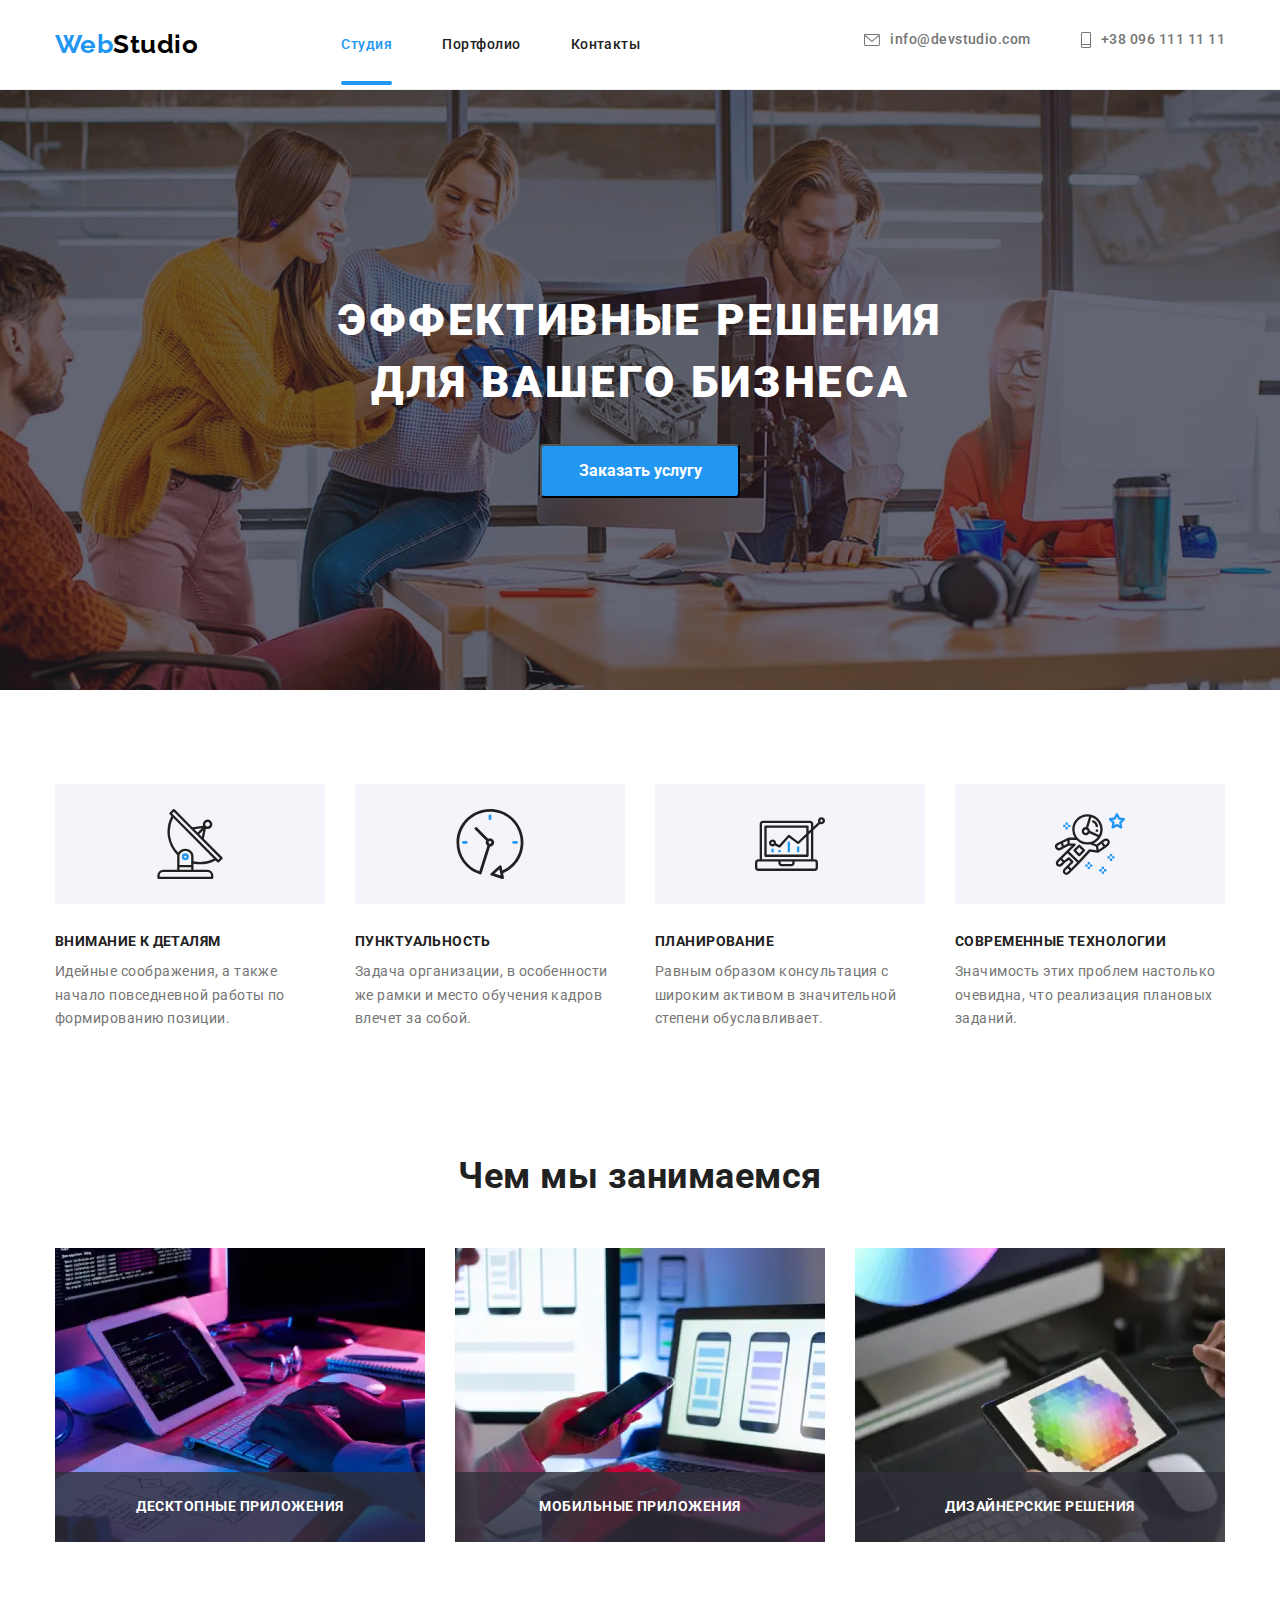
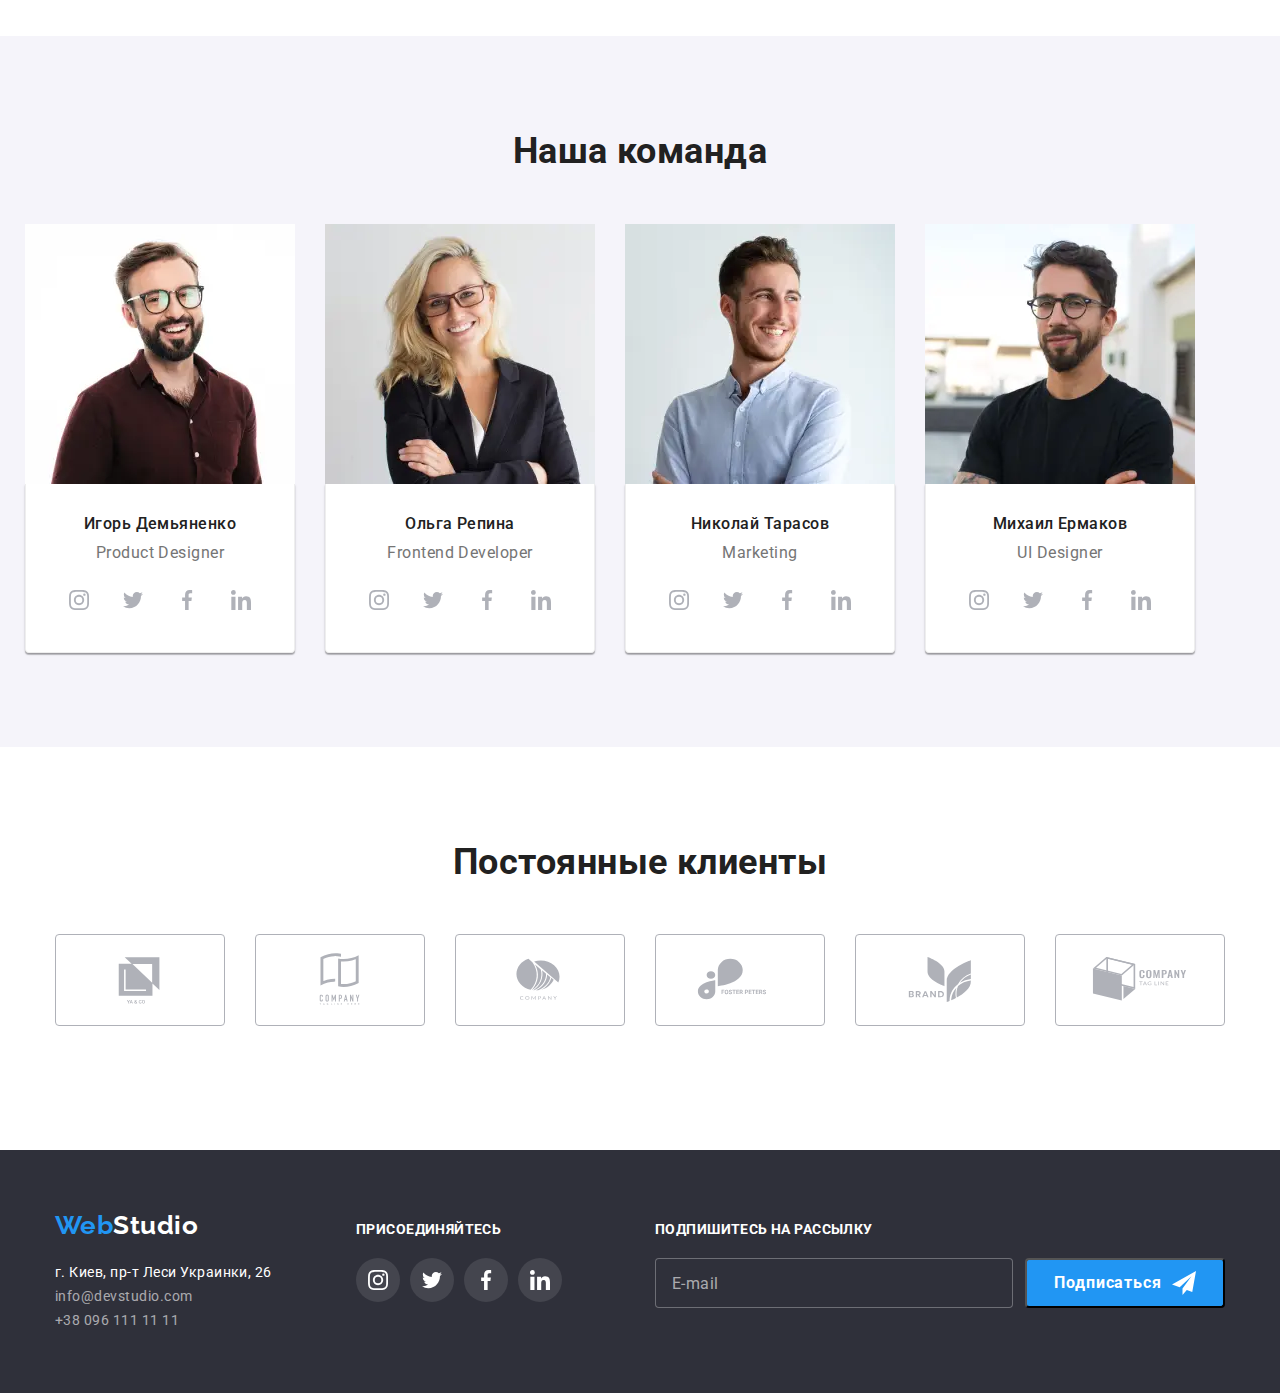
<file: index.html>
<!DOCTYPE html>
<html lang="ru">
<head>
    <meta charset="UTF-8">
    <meta http-equiv="X-UA-Compatible" content="IE=edge">
    <meta name="viewport" content="width=device-width, initial-scale=1.0">
    <title>HTML-CSS 38</title>
    <link rel="preconnect" href="https://fonts.gstatic.com">
<link href="https://fonts.googleapis.com/css2?family=Raleway:wght@700&family=Roboto:wght@400;500;700;900&display=swap" rel="stylesheet">
<!--<link href="https://cdnjs.cloudflare.com/ajax/libs/modern-normalize/1.0.0/modern-normalize.min.css" rel="stylesheet">-->
<!--<link rel="stylesheet" href="./css/styles.css"/>
<link rel="stylesheet" href="./css/modal.css"/>-->
<link rel="stylesheet" href="./css/main.min.css"/>
</head>
<body>
    <header class="header-nav">
        <div class="container nav-adress">
        <!--навигация по сайту, контакты-->
        <nav class="main-nav">
        <a href="" class="main-nav__logo">
        <span class="main-nav__web">Web</span><span>Studio</span>
        </a>
            <ul class="main-nav__site">
                <li class="main-nav__item">
                    <a href="" class="main-nav__link main-nav__link--active">Студия</a>
                </li> 
                <li class="main-nav__item">
                    <a href="./portfolio.html" class="main-nav__link">Портфолио</a>
                </li>
                <li class="main-nav__item">
                    <a href="" class="main-nav__link">Контакты</a>
                </li>
            </ul>
        </nav>
        <button class="burger-btn" data-menu-open>
            <svg class="burger-btn__icon">
                <use href="./img/iconmobmenu.svg#icon-menu"></use>
            </svg>
        </button>
        
        <ul class="site-contact">
            <li class="site-contact__item">
                
                <a href="mailto:info@devstudio.com" class="site-contact__link site-contact__link--mail">
                    <svg class="site-contact__envelope">
                        <use href="./img/symbol-defs.svg#icon-envelope">
                        </use>
                    </svg> 
                     info@devstudio.com
                </a>
            </li>
            <li class="site-contact__item">
                
                <a href="tel:+380961111111" class="site-contact__link site-contact__link--tel">
                    <svg class="site-contact__smartphone">
                        <use href="./img/symbol-defs.svg#icon-tel">
                        </use>
                    </svg>
                    +38 096 111 11 11
                </a>
            </li>
        </ul>
    
        </div>
        <div class="mobile-menu" data-menu>
            <div class="container mobile-menu__container">
            <button class="close-btn mobile-menu__close-btn" data-menu-close>
                <svg class="close-btn__icon">
                    <use href="./img/close-defs.svg#icon-icon-close"></use>
                </svg> 
            </button>
            
            <ul class="nav-list">
                <li class="nav-list__item">
                    <a href="" class="nav-list__link nav-list__link--active">Студия</a>
                </li>
                <li class="nav-list__item">
                    <a href="./portfolio.html" class="nav-list__link">Портфолио</a>
                </li>
                <li class="nav-list__item">
                    <a href="" class="nav-list__link">Контакты</a></li>
                
            </ul>
            
            <div class="container-contact-social">
            <ul class="menu-contact">
                
                <li class="menu-contact__item">
            
                    <a href="tel:+380961111111" class="menu-contact__link menu-contact__link--tel menu-contact__link--active">
                        +38 096 111 11 11
                    </a>
                </li>
                <li class="menu-contact__item">
                
                    <a href="mailto:info@devstudio.com" class="menu-contact__link menu-contact__link--mail">
                        info@devstudio.com
                    </a>
                </li>
            </ul>
            <ul class="social-list">
                <li class="social-list__item">
                    <a href="" class="social-list__link">Instagram</a>
                </li>
                <li class="social-list__item">
                    <a href="" class="social-list__link">Twitter</a>
                </li>
                <li class="social-list__item">
                    <a href="" class="social-list__link">Facebook</a>
                </li>
            <li class="social-list__item">
                <a href="" class="social-list__link">Linkedin</a>
            </li>
            </ul>
           </div>
            </div>
        </div>
    </header>
    <main>
        <section class="hero overlay ">
            <div class="container">
            <!--герой-->
                <h1 class="hero__title">
                Эффективные решения<br>для вашего бизнеса
                </h1>
                     <button data-modal-open type="button" class="hero__button">Заказать услугу</button>
        </div>
        </section>
        <section class="section">
            <div class="container">
            <!--описание особенностей веб-студии-->
            <h2 hidden>Особенности</h2>
            <ul class="features">
                <li class="features__item">
                    <div class="features__border">
                        <svg width="70" height="70">
                        <use href="./img/symbol-defs.svg#icon-antenna">
                        </use>
                    </svg>
                    </div>
                    <h3 class="features__title">Внимание к деталям</h3>
                    <p class="features__text">Идейные соображения, а также начало повседневной работы по формированию позиции.</p>                         
                </li>
                <li class="features__item">
                    <div class="features__border">
                        <svg width="70" height="70">
                        <use href="./img/symbol-defs.svg#icon-clock">
                        </use>
                    </svg>
                    </div>
                    <h3 class="features__title" >Пунктуальность</h3>
                    <p class="features__text">Задача организации, в особенности же рамки и место обучения кадров влечет за собой.</p>                         
                </li>
                <li class="features__item">
                    <div class="features__border">
                        <svg width="70" height="70" >
                        <use href="./img/symbol-defs.svg#icon-diagram">
                        </use>
                    </svg>
                    </div>
                    <h3 class="features__title">Планирование</h3>
                    <p class="features__text" >Равным образом консультация с широким активом в значительной степени обуславливает.</p>                         
                </li>
                <li class="features__item"> 
                    <div class="features__border">
                        <svg width="70" height="70">
                        <use href="./img/symbol-defs.svg#icon-astronaut">
                        </use>
                    </svg>
                    </div>
                    <h3 class="features__title" >Современные технологии</h3>
                    <p class="features__text">Значимость этих проблем настолько очевидна, что реализация плановых заданий.</p>                         
                </li>
            </ul>
        </div>
        </section>
        <section class="section specification">
            <div class="container">
            <!--чем занимается веб-студия-->
            <h2 class="section__title" >Чем мы занимаемся</h2>
            <ul class="specification-image">
                
                <li class="specification-image__item">
                    <div class="specification-image__application">
                        <picture>
                            <source media="(min-width: 1200px)" srcset="./img/webpdes/imgv1xdes.webp 1x, ./img/webpdes/imgv2xdes.webp 2x"
                            type="image/webp">
                            <source media="(min-width: 1200px)" srcset="./img/desktop/imgv1xdes.jpg 1x, ./img/desktop/imgv2xdes.jpg 2x">
                        
                    <img src="./img/imgv.jpg" alt="ПК, планшет,клавиатура,блокнот на столе" width="370"/>
                        </picture>
                    <h3 class="specification-image__title">Десктопные приложения</h3>
                </div>
                </li>
           
                <li class="specification-image__item">
                    <div class="specification-image__application">
<picture>
                    <source media="(min-width: 1200px)" srcset="./img/webpdes/imgj1xdes.webp 1x, ./img/webpdes/imgj2xdes.webp 2x"
                        type="image/webp">
                    <source media="(min-width: 1200px)" srcset="./img/desktop/imgj1xdes.jpg 1x, ./img/desktop/imgj2xdes.jpg 2x">
                    <img src="./img/imgj.jpg" alt="Смартфон и ноутбук" width="370"/>
</picture>
                    <h3 class="specification-image__title">Мобильные приложения</h3>
                </div>
                </li>
                <li class="specification-image__item">
                    <div class="specification-image__application">
<picture>
    <source media="(min-width: 1200px)" srcset="./img/webpdes/imgd1xdes.webp 1x, ./img/webpdes/imgd2xdes.webp 2x"
        type="image/webp">
    <source media="(min-width: 1200px)" srcset="./img/desktop/imgd1xdes.jpg 1x, ./img/desktop/imgd2xdes.jpg 2x">

                    <img src="./img/imgd.png" alt="Ноутбук, мышь, планшет" width="370"/>
</picture>
                    <h3 class="specification-image__title">Дизайнерские решения</h3>
                </div>
                </li>
            </ul>
        </div>
        </section>
        <section class="section team">
            <div class="container">
            <!--сотрудники веб-студии-->
            <h2 class="section__title">Наша команда</h2>
            <ul class="team-image">
                <li class="team-image__item">

                    <picture>
                        <source media="(min-width: 1200px)" srcset="./img/webpdes/igor1xdes.webp 1x, ./img/webpdes/igor2xdes.webp 2x"
                            type="image/webp">
                        <source media="(min-width: 1200px)" srcset="./img/desktop/igor1xdes.jpg 1x, ./img/desktop/igor2xdes.jpg 2x">
                       <source media="(min-width: 768px)" srcset="./img/webptab/igor1xtab.webp 1x, ./img/webptab/igor2xtab.webp 2x"
                            type="image/webp">
                       <source media="(min-width: 768px)" srcset="./img/imgtab/igor1xtab.jpg 1x, ./img/imgtab/igor2xtab.jpg 2x">
                    <source media="(min-width: 480px)" srcset="./img/webpmob/igor1xmob.webp 1x, ./img/webpmob/igor2xmob.webp 2x"
                        type="image/webp">
                    <source media="(min-width: 480px)" srcset="./img/imgmob/igor1xmob.jpg 1x, ./img/imgmob/igor2xmob.jpg 2x">

                    <img src="./img/igor.jpg" alt="Игорь Демьяненко" width="270"/>
                    </picture>
                    <div class="team-image__card">
                    <h3 class="team-image__name">Игорь Демьяненко</h3>
                    <p lang="en" class="team-image__discription">Product Designer</p>
                    <ul class="socialnet">
                        <li class="socialnet__item"> 
                            <a href="#" class="socialnet__link">
                            <svg  class="socialnet__icon" width="20" height="20">
                                <use href="./img/symbol-defs.svg#icon-insta">
                                </use>
                            </svg>
                        </a>
                        </li>
                        <li class="socialnet__item">
                            <a href="#" class="socialnet__link">
                            <svg class="socialnet__icon" width="20" height="20">
                                <use href="./img/symbol-defs.svg#icon-twit">
                                </use>
                            </svg>
                        </a>
                        </li>
                        <li class="socialnet__item">
                            <a href="#" class="socialnet__link">
                            <svg class="socialnet__icon" width="20" height="20">
                                <use href="./img/symbol-defs.svg#icon-fb">
                                </use>
                            </svg>
                        </a>
                        </li>
                        <li class="socialnet__item">
                            <a href="#" class="socialnet__link">
                            <svg class="socialnet__icon" width="20" height="20">
                                <use href="./img/symbol-defs.svg#icon-in">
                                </use>
                            </svg>
                        </a>
                        </li>
                    </ul>
                </div>
                </li>
                <li class="team-image__item">
                <picture>
                    <source media="(min-width: 1200px)" srcset="./img/webpdes/olga1xdes.webp 1x, ./img/webpdes/olga2xdes.webp 2x"
                        type="image/webp">
                    <source media="(min-width: 1200px)" srcset="./img/desktop/olga1xdes.jpg 1x, ./img/desktop/olga2xdes.jpg 2x">
                    <source media="(min-width: 768px)" srcset="./img/webptab/olga1xtab.webp 1x, ./img/webptab/olga2xtab.webp 2x"
                        type="image/webp">
                    <source media="(min-width: 768px)" srcset="./img/imgtab/olga1xtab.jpg 1x, ./img/imgtab/olga2xtab.jpg 2x">
                    <source media="(min-width: 480px)" srcset="./img/webpmob/olga1xmob.webp 1x, ./img/webpmob/olga2xmob.webp 2x"
                        type="image/webp">
                    <source media="(min-width: 480px)" srcset="./img/imgmob/olga1xmob.jpg 1x, ./img/imgmob/olga1xmob.jpg 2x">


                    <img src="./img/olga.jpg" alt="Ольга Репина" width="270"/>
                </picture>
                    <div class="team-image__card">
                    <h3 class="team-image__name">Ольга Репина</h3>
                    <p lang="en" class="team-image__discription">Frontend Developer</p>
                    <ul class="socialnet">
                        <li class="socialnet__item"> 
                            <a href="#" class="socialnet__link">
                            <svg  class="socialnet__icon" width="20" height="20">
                                <use href="./img/symbol-defs.svg#icon-insta">
                                </use>
                            </svg>
                        </a>
                        </li>
                        <li class="socialnet__item">
                            <a href="#" class="socialnet__link">
                            <svg class="socialnet__icon" width="20" height="20">
                                <use href="./img/symbol-defs.svg#icon-twit">
                                </use>
                            </svg>
                        </a>
                        </li>
                        <li class="socialnet__item">
                            <a href="#" class="socialnet__link">
                            <svg class="socialnet__icon" width="20" height="20">
                                <use href="./img/symbol-defs.svg#icon-fb">
                                </use>
                            </svg>
                        </a>
                        </li>
                        <li class="socialnet__item">
                            <a href="#" class="socialnet__link">
                            <svg class="socialnet__icon" width="20" height="20">
                                <use href="./img/symbol-defs.svg#icon-in">
                                </use>
                            </svg>
                        </a>
                        </li>
                    </ul>

                </div>
                </li>
                <li class="team-image__item">
                <picture>
                    <source media="(min-width: 1200px)" srcset="./img/webpdes/nik1xdes.webp 1x, ./img/webpdes/nik2xdes.webp 2x"
                        type="image/webp">
                    <source media="(min-width: 1200px)" srcset="./img/desktop/nik1xdes.jpg 1x, ./img/desktop/nik2xdes.jpg 2x">
                    <source media="(min-width: 768px)" srcset="./img/webptab/nik1xtab.webp 1x, ./img/webptab/nik2xtab.webp 2x"
                        type="image/webp">
                    <source media="(min-width: 768px)" srcset="./img/imgtab/nik1xtab.jpg 1x, ./img/imgtab/nik2xtab.jpg 2x">
                    <source media="(min-width: 480px)" srcset="./img/webpmob/nik1xmob.webp 1x, ./img/webpmob/nik2xmob.webp 2x"
                        type="image/webp">
                    <source media="(min-width: 480px)" srcset="./img/imgmob/nik1xmob.jpg 1x, ./img/imgmob/nik2xmob.jpg 2x">

                    <img src="./img/nik.jpg" alt="Николай Тарасов" width="270"/>
                </picture>
                    <div class="team-image__card">
                    <h3 class="team-image__name">Николай Тарасов</h3>
                    <p lang="en" class="team-image__discription">Marketing</p>
                    <ul class="socialnet">
                        <li class="socialnet__item"> 
                            <a href="#" class="socialnet__link">
                            <svg  class="socialnet__icon" width="20" height="20">
                                <use href="./img/symbol-defs.svg#icon-insta">
                                </use>
                            </svg>
                        </a>
                        </li>
                        <li class="socialnet__item">
                            <a href="#" class="socialnet__link">
                            <svg class="socialnet__icon" width="20" height="20">
                                <use href="./img/symbol-defs.svg#icon-twit">
                                </use>
                            </svg>
                        </a>
                        </li>
                        <li class="socialnet__item">
                            <a href="#" class="socialnet__link">
                            <svg class="socialnet__icon" width="20" height="20">
                                <use href="./img/symbol-defs.svg#icon-fb">
                                </use>
                            </svg>
                        </a>
                        </li>
                        <li class="socialnet__item">
                            <a href="#" class="socialnet__link">
                            <svg class="socialnet__icon" width="20" height="20">
                                <use href="./img/symbol-defs.svg#icon-in">
                                </use>
                            </svg>
                        </a>
                        </li>
                    </ul>  
                </div>   
                </li>
                <li class="team-image__item">
                <picture>
                    <source media="(min-width: 1200px)" srcset="./img/webpdes/maikl1xdes.webp 1x, ./img/webpdes/maikl2xdes.webp 2x"
                        type="image/webp">
                    <source media="(min-width: 1200px)" srcset="./img/desktop/maikl1xdes.jpg 1x, ./img/desktop/maikl2xdes.jpg 2x">
                    <source media="(min-width: 768px)" srcset="./img/webptab/maikl1xtab.webp 1x, ./img/webptab/maikl2xtab.webp 2x"
                        type="image/webp">
                    <source media="(min-width: 768px)" srcset="./img/imgtab/maikl1xtab.jpg 1x, ./img/imgtab/maikl2xtab.jpg 2x">
                    <source media="(min-width: 480px)" srcset="./img/webpmob/mikl1xmob.webp 1x, ./img/webpmob/maikl2xmob.webp 2x"
                        type="image/webp">
                    <source media="(min-width: 480px)" srcset="./img/imgmob/mikl1xmob.jpg 1x, ./img/imgmob/maikl2xmob.jpg.jpg 2x">

                    <img src="./img/maikl.jpg" alt="Михаил Ермаков" width="270"/>
                </picture>
                    <div class="team-image__card">
                    <h3 class="team-image__name">Михаил Ермаков</h3>
                    <p lang="en" class="team-image__discription">UI Designer</p>
                    <ul class="socialnet">
                        <li class="socialnet__item"> 
                            <a href="#" class="socialnet__link">
                            <svg  class="socialnet__icon" width="20" height="20">
                                <use href="./img/symbol-defs.svg#icon-insta">
                                </use>
                            </svg>
                        </a>
                        </li>
                        <li class="socialnet__item">
                            <a href="#" class="socialnet__link">
                            <svg class="socialnet__icon" width="20" height="20">
                                <use href="./img/symbol-defs.svg#icon-twit">
                                </use>
                            </svg>
                        </a>
                        </li>
                        <li class="socialnet__item">
                            <a href="#" class="socialnet__link">
                            <svg class="socialnet__icon" width="20" height="20">
                                <use href="./img/symbol-defs.svg#icon-fb">
                                </use>
                            </svg>
                        </a>
                        </li>
                        <li class="socialnet__item">
                            <a href="#" class="socialnet__link">
                            <svg class="socialnet__icon" width="20" height="20">
                                <use href="./img/symbol-defs.svg#icon-in">
                                </use>
                            </svg>
                        </a>
                        </li>
                    </ul>

                </div>
                </li>
            </ul>
        </div>
        </section>
        <section class="section"> 
            <div class="container">
            <!--постоянные клиенты-->
            <h2 class="section__title" >Постоянные клиенты</h2>
            <ul class="client">
                <li class="client__item">
                    <a href="" class="client__link">
                    <svg class="client__logo" width="106" height="60">
                        <use href="./img/symbol-defs.svg#icon-logoyaco"></use>
                    </svg> 
                </a>           
                  </li>
                  <li class="client__item">
                      <a href="" class="client__link">
                    <svg class="client__logo" width="106" height="60">
                        <use href="./img/symbol-defs.svg#icon-logotagline"></use>
                    </svg>   
                </a>            
                  </li>
                  <li class="client__item">
                      <a href="" class="client__link">
                    <svg class="client__logo" width="106" height="60">
                        <use href="./img/symbol-defs.svg#icon-logocomp"></use>
                    </svg> 
                    </a>               
                  </li>
                  <li class="client__item">
                      <a href="" class="client__link">
                    <svg class="client__logo" width="106" height="60">
                        <use href="./img/symbol-defs.svg#icon-logofoster"></use>
                    </svg> 
                </a>              
                  </li>
                  <li class="client__item">
                      <a href="" class="client__link">
                    <svg class="client__logo" width="106" height="60">
                        <use href="./img/symbol-defs.svg#icon-logobrand"></use>
                    </svg> 
                </a>               
                  </li>
                  <li class="client__item">
                      <a href="" class="client__link">
                    <svg class="client__logo" width="106" height="60">
                        <use href="./img/symbol-defs.svg#icon-logocomptagline"></use>
                    </svg>  
                </a>             
                  </li>
            </ul>
        </div>
        </section>
    </main>
    <footer class="footer">
        <div class="container footer-container">
            <div class="itemadress footer-adress">
        <div class="logotip">
        <a href="" class="logotip__logo">
            <span class="logotip__logo--web">Web</span><span>Studio</span>
            </a>
         </div>
        
            <address>
                <ul class="adress">
                    <li>
                        <a href="" class="adress__link adress__link--kiev">г. Киев, пр-т Леси Украинки, 26</a>
                    </li>
                    <li>
                        <a href="mailto:info@devstudio.com" class="adress__link">info@devstudio.com</a>
                    </li>
                    <li>
                        <a href="tel:+380961111111" class="adress__link">+38 096 111 11 11</a>
                    </li>
                    </ul>
                </address>
        
       </div>
            <div class="itemadress socialnetadress">
            <!--Присоединяйтесь в социальных сетях-->
            <h3 class="join-title">ПРИСОЕДИНЯЙТЕСЬ</h3>
            <ul class="socialnet-footer">
                <li class="socialnet-footer__item"> 
                    <a href="#" class="socialnet-footer__link">
                    <svg class="socialnet-footer__icon" width="20" height="20">
                        <use href="./img/symbol-defs.svg#icon-insta">
                        </use>
                    </svg>
                </a>
                </li>
                <li class="socialnet-footer__item">
                    <a href="#" class="socialnet-footer__link">
                        <svg class="socialnet-footer__icon" width="20" height="20">
                        <use href="./img/symbol-defs.svg#icon-twit">
                        </use>
                    </svg>
                </a>
                </li>
                <li class="socialnet-footer__item">
                    <a href="#" class="socialnet-footer__link">
                    <svg class="socialnet-footer__icon" width="20" height="20">
                        <use href="./img/symbol-defs.svg#icon-fb">
                        </use>
                    </svg>
                </a>
                </li>
                <li class="socialnet-footer__item">
                    <a href="#" class="socialnet-footer__link">
                    <svg class="socialnet-footer__icon" width="20" height="20">
                        <use href="./img/symbol-defs.svg#icon-in">
                        </use>
                    </svg>
                </a>
                </li>
            </ul>
            </div>
            <div class="subscribe">
                <!--Подпишитесь на рассылку-->
                <p class="subscribe-title">Подпишитесь на рассылку</p>
                <form class="js-speaker-form block-form">
                    
                    <input type="email" name="email" id="email" class="block-form__input" placeholder="E-mail"/>
                    <label for="email"></label>
                    <button type="submit" class="block-form__button"> Подписаться<svg class="block-form__icon" width="24" height="24">
                        <use href="./img/send-defs.svg#icon-icon-send"></use>
                    </svg> </button>
                </form>
            </div>
        </div>   
    </footer>    
    <div class="modal is-hidden" data-modal>
        <div class="modal-content">
                  <button class="close-button" data-modal-close>
                      <svg class="icon-close" width="18" height="18">
                          <use href="./img/close-defs.svg#icon-icon-close">
                          </use>
                      </svg>
                  </button>
                <!--Форма отправки данных в модальном окне-->
                  <form class="modal-form">
                      <p class="title-send">Оставьте свои данные, мы вам перезвоним</p>
                      <div class="field-form">
                          <label for="name">Имя</label>
                        <div class="form-input"> 
                          <input type="text" name="user-name" id="name" required=""/>
                              <svg class="form-input__icon" width="18" height="18"> 
                                 <use href="./img/modal-defs.svg#icon-person"></use>
                              </svg>
                        </div>
                      </div>
                          
                      <div class="field-form">
                        <label for="phone">Телефон</label>
                      <div class="form-input"> 
                        <input type="tel" name="phone" id="phone" required=""/>
                            <svg class="form-input__icon" width="18" height="18"> 
                               <use href="./img/modal-defs.svg#icon-phone"></use>
                            </svg>
                      </div>
                    </div>
                    <div class="field-form">
                        <label for="mail">Почта</label>
                      <div class="form-input"> 
                        <input type="email" name="email" id="mail" required=""/>
                            <svg class="form-input__icon" width="18" height="18"> 
                               <use href="./img/modal-defs.svg#icon-email"></use>
                            </svg>
                      </div>
                    </div>
                    <div class="field-form">
                          <label for="comment">Комментарий</label>
                          <textarea name="comment" id="comment" placeholder="Введите текст"></textarea>
                    </div>    
                    <div class="field-form">
                      <label for="policy" class="label-policy">
                        <input type="checkbox" name="policy" id="policy" class="label-policy__checkbox" required=""/>
                           <span class="label-policy__icon"></span>Соглашаюсь с рассылкой и принимаю
                           <a href="#" class="label-policy__link">Условия договора</a>
                     </label>
                    </div>    
                    <div class="field-form">
               
                          <button type="submit" class="field-form__button">Отправить</button>
                    </div>     
                  </form>
 
        </div>
    </div>
    <script src="./js/modal.js"></script>
    <script>
        (() => {
            document
            .querySelector('.js-speaker-form')
            ,addEventListener('submit', e => { e.preventDefault();

            new FormData(e.currentTarget).forEach((value, name) => console.log ('${name}: ${value}'),
            );
            });
        })();
    </script>
    <script src="./js/menu.js"></script>
</body>
</html>
</file>
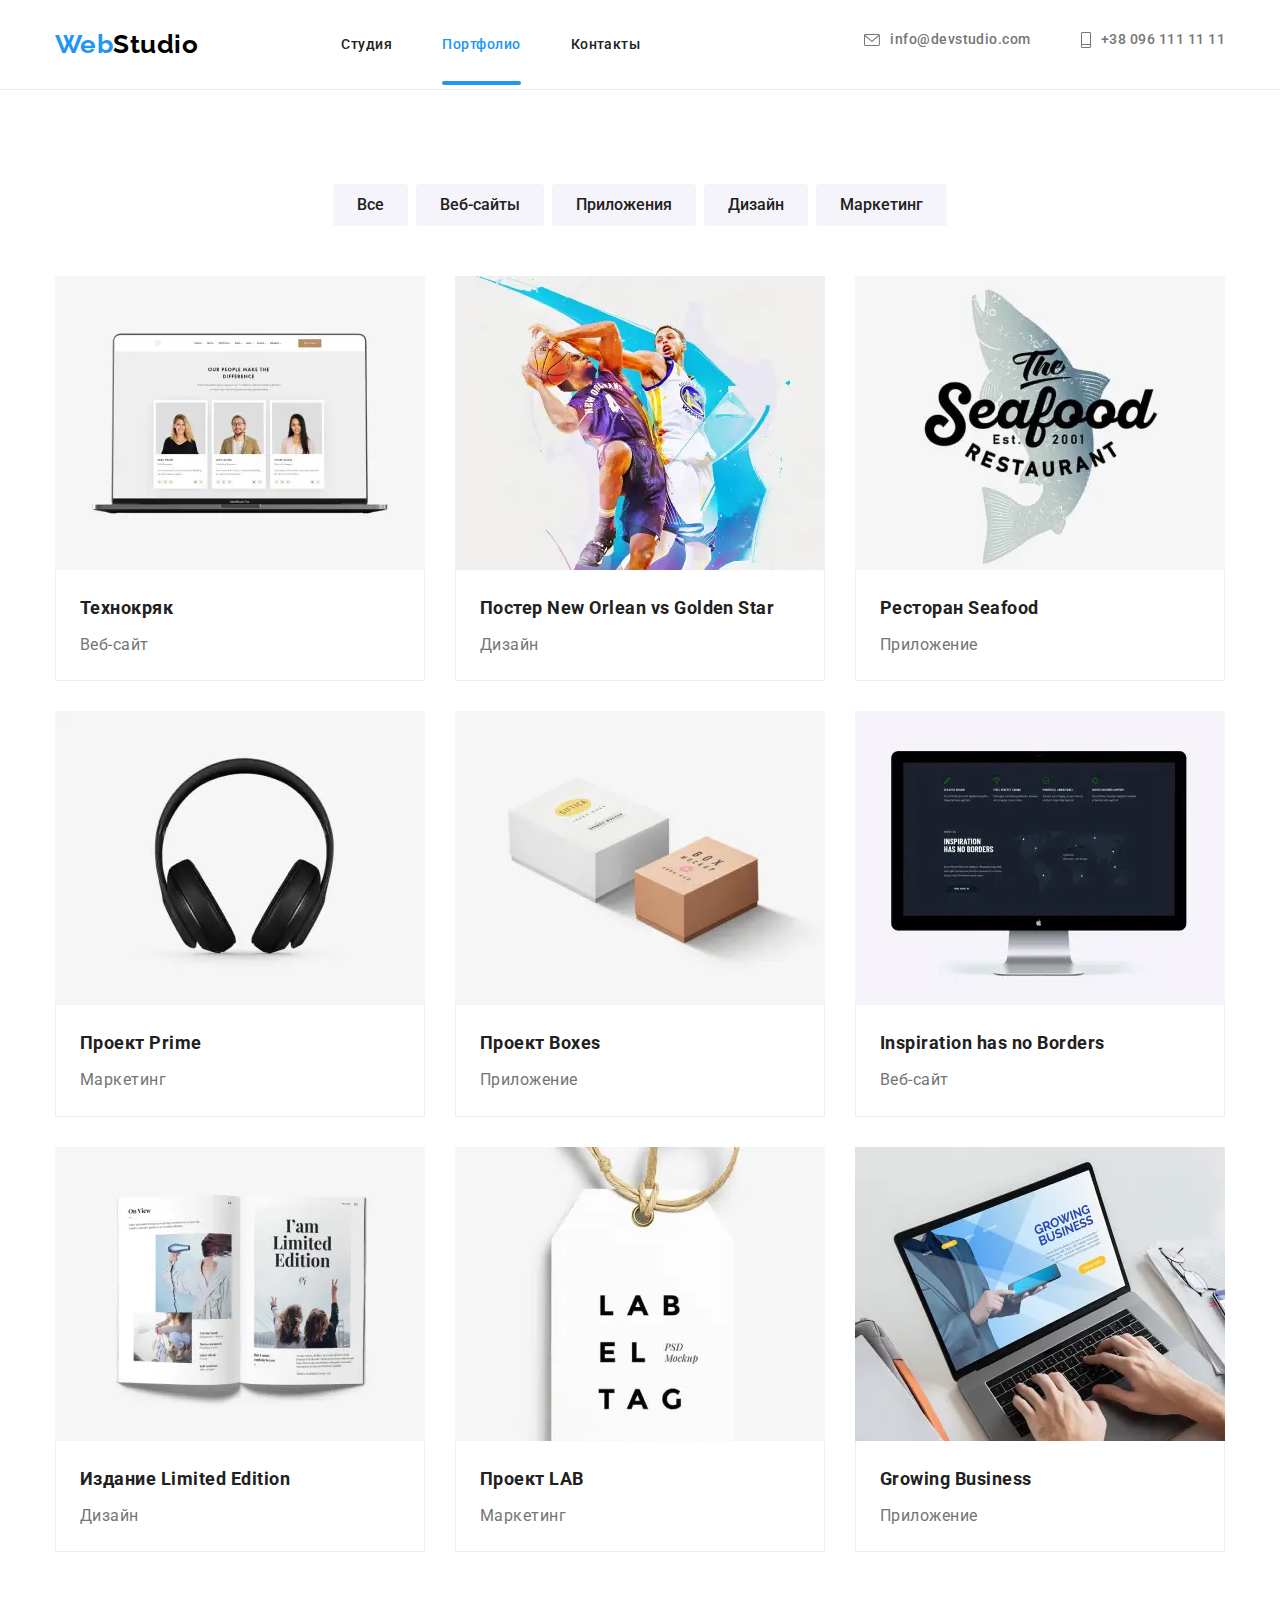
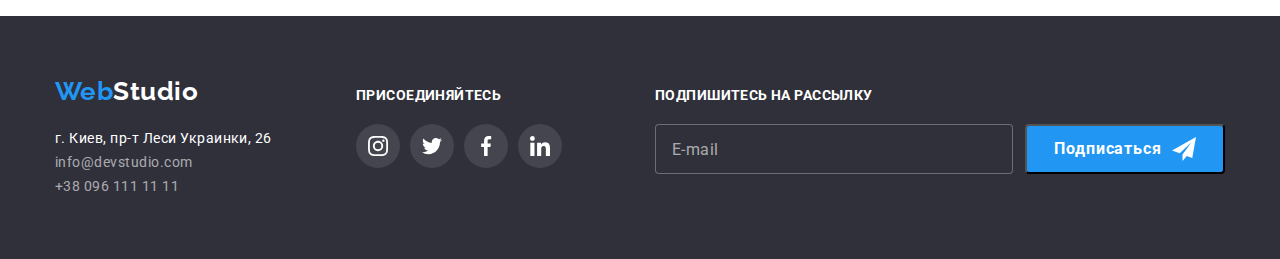
<file: portfolio.html>
<!DOCTYPE html>
<html lang="ru">
<head>
    <meta charset="UTF-8">
    <meta http-equiv="X-UA-Compatible" content="IE=edge">
    <meta name="viewport" content="width=device-width, initial-scale=1.0">
    <title>PORTFOLIO 38</title>
    <link rel="preconnect" href="https://fonts.gstatic.com">
<link href="https://fonts.googleapis.com/css2?family=Raleway:wght@700&family=Roboto:wght@400;500;700;900&display=swap" rel="stylesheet">
<!--<link href="https://cdnjs.cloudflare.com/ajax/libs/modern-normalize/1.0.0/modern-normalize.min.css" rel="stylesheet">-->
<!--<link rel="stylesheet" href="./css/styles.css"/>-->
<link rel="stylesheet" href="./css/main.min.css"/>
</head>
<body>
    <header class="header-nav">
        <div class="container nav-adress">
        <!--навигация по сайту, контакты-->
        <nav class="main-nav">
        <a href="" class="main-nav__logo">
        <span class="main-nav__web">Web</span><span>Studio</span>
        </a>
            <ul class="main-nav__site">
                <li class="main-nav__item">
                    <a href="./index.html" class="main-nav__link">Студия</a>
                </li> 
                <li class="main-nav__item">
                    <a href="" class="main-nav__link main-nav__link--active">Портфолио</a>
                </li>
                <li class="main-nav__item">
                    <a href="" class="main-nav__link">Контакты</a>
                </li>
            </ul>
        </nav>
        <button class="burger-btn" data-menu-open>
            <svg class="burger-btn__icon">
                <use href="./img/iconmobmenu.svg#icon-menu"></use>
            </svg>
        </button>
        
        <ul class="site-contact">
            <li class="site-contact__item">
                
                <a href="mailto:info@devstudio.com" class="site-contact__link">
                    <svg class="site-contact__envelope">
                        <use href="./img/symbol-defs.svg#icon-envelope">
                        </use>
                    </svg> 
                     info@devstudio.com
                </a>
            </li>
            <li class="site-contact__item">
                
                <a href="tel:+380961111111" class="site-contact__link">
                    <svg class="site-contact__smartphone">
                        <use href="./img/symbol-defs.svg#icon-tel">
                        </use>
                    </svg>
                    +38 096 111 11 11
                </a>
            </li>
        </ul>
    
        </div>
        <div class="mobile-menu" data-menu>
            <div class="container mobile-menu__container">
                <button class="close-btn mobile-menu__close-btn" data-menu-close>
                    <svg class="close-btn__icon">
                        <use href="./img/close-defs.svg#icon-icon-close"></use>
                    </svg>
                </button>
                <ul class="nav-list">
                    <li class="nav-list__item">
                        <a href="./index.html" class="nav-list__link">Студия</a>
                    </li>
                    <li class="nav-list__item">
                        <a href="" class="nav-list__link nav-list__link--active">Портфолио</a>
                    </li>
                    <li class="nav-list__item">
                        <a href="" class="nav-list__link">Контакты</a>
                    </li>
        
                </ul>
                <div class="container-contact-social">
                <ul class="menu-contact">
                
                    <li class="menu-contact__item">
                
                        <a href="tel:+380961111111" class="menu-contact__link menu-contact__link--tel menu-contact__link--active">
                            +38 096 111 11 11
                        </a>
                    </li>
                    <li class="menu-contact__item">
                
                        <a href="mailto:info@devstudio.com" class="menu-contact__link menu-contact__link--mail">
                            info@devstudio.com
                        </a>
                    </li>
                </ul>
                <ul class="social-list">
                    <li class="social-list__item">
                        <a href="" class="social-list__link">Instagram</a>
                    </li>
                    <li class="social-list__item">
                        <a href="" class="social-list__link">Twitter</a>
                    </li>
                    <li class="social-list__item">
                        <a href="" class="social-list__link">Facebook</a>
                    </li>
                    <li class="social-list__item">
                        <a href="" class="social-list__link">Linkedin</a>
                    </li>
                </ul>
                </div>
            </div>
        </div>
    </header>

    <main>
        <section class="section">
            <div class="container">
            <ul class="filter">
                <li class="filter__item">
                    <button type="button" class="filter__button">Все</button>
                </li>
                <li class="filter__item"> 
                    <button type="button" class="filter__button">Веб-сайты</button>
                </li>
                <li class="filter__item" >
                    <button type="button" class="filter__button">Приложения</button>
                </li> 
                <li class="filter__item" >
                   <button type="button" class="filter__button">Дизайн</button>
                </li>
                <li class="filter__item" >
                    <button type="button" class="filter__button">Маркетинг</button>
                </li>
            </ul>
                <ul class="project"> 
                    <li class="project__item">
                        <a class="example" href="">
                          <div class="example__card">
                        <picture>
                            <source media="(min-width: 1200px)" srcset="./img/webpdes/technocryak1xdes.webp 1x, ./img/webpdes/technocryak2xdes.webp 2x"
                                type="image/webp">
                            <source media="(min-width: 1200px)" srcset="./img/desktop/technocryak1xdes.jpg 1x, ./img/desktop/technocryak2xdes.jpg 2x">
                            <source media="(min-width: 768px)" srcset="./img/webptab/technocryak1xtab.webp 1x, ./img/webptab/technocryak2xtab.webp 2x"
                                type="image/webp">
                            <source media="(min-width: 768px)" srcset="./img/imgtab/technocryak1xtab.jpg 1x, ./img/imgtab/technocryak2xtab.jpg 2x">
                            <source media="(min-width: 480px)" srcset="./img/webpmob/technokryak1xmob.webp 1x, ./img/webpmob/technokryak2xmob.webp 2x"
                                type="image/webp">
                            <source media="(min-width: 480px)" srcset="./img/imgmob/technokryak1xmob.jpg 1x, ./img/imgmob/technokryak2xmob.jpg 2x">

                        <img src="./img/project/tecnokryak.jpg" alt="фотографии сотрудников" width="370">
                        </picture>
                        <p class="example__text">Технокряк это современная площадка распространения коронавируса.
                             Компании используют эту платформу для цифрового шпионажа 
                             и атак на защищённые сервера конкурентов.</p>
                             </div>
                        <div class="box">
                        <h3 class="box__title">Технокряк</h3>
                        <p class="box__discription">Веб-сайт</p>
                        </div>
                    </a>
                    </li> 
                    <li class="project__item">
                        <a class="example" href="">
                        <div class="example__card">
<picture>
     <source media="(min-width: 1200px)"
        srcset="./img/webpdes/poster1xdes.webp 1x, ./img/webpdes/poster2xdes.webp 2x" type="image/webp">
    <source media="(min-width: 1200px)"
        srcset="./img/desktop/poster1xdes.jpg 1x, ./img/desktop/poster2xdes.jpg 2x">
    <source media="(min-width: 768px)"
        srcset="./img/webptab/poster1xtab.webp 1x, ./img/webptab/poster2xtab.webp 2x" type="image/webp">
    <source media="(min-width: 768px)"
        srcset="./img/imgtab/poster1xtab.jpg 1x, ./img/imgtab/poster2xtab.jpg 2x">
    <source media="(min-width: 480px)"
        srcset="./img/webpmob/poster1xmob.webp 1x, ./img/webpmob/poster2xmob.webp 2x" type="image/webp">
    <source media="(min-width: 480px)"
        srcset="./img/imgmob/poster1xmob.jpg 1x, ./img/imgmob/poster2xmob.jpg 2x">

                        <img src="./img/project/poster.jpg" alt="два баскетболиста и мяч" width="370">
</picture>
                        <p class="example__text">Технокряк это современная площадка распространения коронавируса.
                            Компании используют эту платформу для цифрового шпионажа 
                            и атак на защищённые сервера конкурентов.</p>
                           </div>
                        <div class="box">
                        <h3 class="box__title">Постер New Orlean vs Golden Star</h3>
                        <p class="box__discription">Дизайн</p>
                     </div>
                        </a>
                    </li> 
                    <li class="project__item">
                        <a class="example" href="">
                        <div class="example__card">
<picture>
    <source media="(min-width: 1200px)" 
    srcset="./img/webpdes/seefood1xdes.webp 1x, ./img/webpdes/seefood2xdes.webp 2x"
        type="image/webp">
    <source media="(min-width: 1200px)" 
    srcset="./img/desktop/seefood1xdes.jpg 1x, ./img/desktop/seefood2xdes.jpg 2x">
    <source media="(min-width: 768px)" 
    srcset="./img/webptab/seafood1xtab.webp 1x, ./img/webptab/seafood2xtab.webp 2x"
        type="image/webp">
    <source media="(min-width: 768px)" 
    srcset="./img/imgtab/seafood1xtab.jpg 1x, ./img/imgtab/seafood2xtab.jpg 2x">
    <source media="(min-width: 480px)" 
    srcset="./img/webpmob/seafood1xmob.webp 1x, ./img/webpmob/seafood2xmob.webp 2x"
        type="image/webp">
    <source media="(min-width: 480px)" 
    srcset="./img/imgmob/seafood1xmob.jpg 1x, ./img/imgmob/seafood2xmob.jpg 2x">

                        <img src="./img/project/seafood.png" alt="рыба" width="370">
</picture>
                        <p class="example__text">Технокряк это современная площадка распространения коронавируса.
                            Компании используют эту платформу для цифрового шпионажа 
                            и атак на защищённые сервера конкурентов.</p>
                           </div>
                        <div class="box">
                        <h3 class="box__title">Ресторан Seafood</h3>
                        <p class="box__discription">Приложение</p>
                    </div>
                     </a>
                    </li> 
                    <li class="project__item">
                    <a class="example" href="">
                        <div class="example__card">
<picture>
    <source media="(min-width: 1200px)" srcset="./img/webpdes/praime1xdes.webp 1x, ./img/webpdes/praime2xdes.webp 2x"
        type="image/webp">
    <source media="(min-width: 1200px)" srcset="./img/desktop/praime1xdes.jpg 1x, ./img/desktop/praime2xdes.jpg 2x">
    <source media="(min-width: 768px)" srcset="./img/webptab/praime1xtab.webp 1x, ./img/webptab/praime2xtab.webp 2x"
        type="image/webp">
    <source media="(min-width: 768px)" srcset="./img/imgtab/praime1xtab.jpg 1x, ./img/imgtab/praime2xtab.jpg 2x">
    <source media="(min-width: 480px)" srcset="./img/webpmob/prime1xmob.webp 1x, ./img/webpmob/prime2xmob.webp 2x"
        type="image/webp">
    <source media="(min-width: 480px)" srcset="./img/imgmob/prime1xmob.jpg 1x, ./img/imgmob/prime2xmob.jpg 2x">

                        <img src="./img/project/prime.jpg" alt="наушники" width="370">
</picture>
                   <p class="example__text">Технокряк это современная площадка распространения коронавируса.
                            Компании используют эту платформу для цифрового шпионажа 
                            и атак на защищённые сервера конкурентов.</p>
                           </div>
                        <div class="box">
                        <h3 class="box__title">Проект Prime</h3>
                        <p class="box__discription">Маркетинг</p>
                    </div> 
                     </a>
                    </li> 
                    <li class="project__item">
                <a class="example" href="">
                        <div class="example__card">
 <picture>
    <source media="(min-width: 1200px)" 
    srcset="./img/webpdes/box1xdes.webp 1x, ./img/webpdes/box2xdes.webp 2x"
        type="image/webp">
    <source media="(min-width: 1200px)" 
    srcset="./img/desktop/box1xdes.jpg 1x, ./img/desktop/box2xdes.jpg 2x">
    <source media="(min-width: 768px)" 
    srcset="./img/webptab/box1xtab.webp 1x, ./img/webptab/box2xtab.webp 2x"
        type="image/webp">
    <source media="(min-width: 768px)" 
    srcset="./img/imgtab/box1xtab.jpg 1x, ./img/imgtab/box2xtab.jpg 2x">
    <source media="(min-width: 480px)" 
    srcset="./img/webpmob/box1xmob.webp 1x, ./img/webpmob/box2xmob.webp 2x"
        type="image/webp">
    <source media="(min-width: 480px)" 
    srcset="./img/imgmob/box1xmob.jpg 1x, ./img/imgmob/box2xmob.jpg 2x">

                        <img src="./img/project/boxes.jpg" alt="две коробки" width="370">
 </picture>
                        <p class="example__text">Технокряк это современная площадка распространения коронавируса.
                            Компании используют эту платформу для цифрового шпионажа 
                            и атак на защищённые сервера конкурентов.</p>
                           </div>
                        <div class="box">
                        <h3 class="box__title">Проект Boxes</h3>
                        <p class="box__discription">Приложение</p>
                    </div>
                  </a>
                    </li> 
                    <li class="project__item">
                        <a class="example" href="">
                        <div class="example__card">
                        <picture>
                            <source media="(min-width: 1200px)" 
                            srcset="./img/webpdes/inspiration1xdes.webp 1x, ./img/webpdes/inspiration2xdes.webp 2x"
                                type="image/webp">
                            <source media="(min-width: 1200px)" 
                            srcset="./img/desktop/inspiration1xdes.jpg 1x, ./img/desktop/inspiration2xdes.jpg 2x">
                            <source media="(min-width: 768px)" 
                            srcset="./img/webptab/inspiration1xtab.webp 1x, ./img/webptab/inspiration2xtab.webp 2x"
                                type="image/webp">
                            <source media="(min-width: 768px)" 
                            srcset="./img/imgtab/inspiration1xtab.jpg 1x, ./img/imgtab/inspiration2xtab.jpg 2x">
                            <source media="(min-width: 480px)" 
                            srcset="./img/webpmob/inspiration1xmob.webp 1x, ./img/webpmob/inspiration2xmob.webp 2x"
                                type="image/webp">
                            <source media="(min-width: 480px)" 
                            srcset="./img/imgmob/inspiration1xmob.jpg 1x, ./img/imgmob/inspiration2xmob.jpg 2x">
                        <img src="./img/project/inspiration.jpg" alt="экран компьютера" width="370">
                        </picture>
                        <p class="example__text">Технокряк это современная площадка распространения коронавируса.
                            Компании используют эту платформу для цифрового шпионажа 
                            и атак на защищённые сервера конкурентов.</p>
                           </div> 
                        <div class="box">
                        <h3 class="box__title">Inspiration has no Borders</h3>
                        <p class="box__discription">Веб-сайт</p>
                    </div>
                     </a>
                    </li> 
                    <li class="project__item">
                        <a class="example" href="">
                        <div class="example__card">
<picture>
    <source media="(min-width: 1200px)"
        srcset="./img/webpdes/edition1xdes.webp 1x, ./img/webpdes/edition2xdes.webp 2x" type="image/webp">
    <source media="(min-width: 1200px)"
        srcset="./img/desktop/edition1xdes.jpg 1x, ./img/desktop/edition2xdes.jpg 2x">
    <source media="(min-width: 768px)"
        srcset="./img/webptab/edition1xtab.webp 1x, ./img/webptab/edition2xtab.webp 2x" type="image/webp">
    <source media="(min-width: 768px)"
        srcset="./img/imgtab/edition1xtab.jpg 1x, ./img/imgtab/edition2xtab.jpg 2x">
    <source media="(min-width: 480px)"
        srcset="./img/webpmob/edition1xmob.webp 1x, ./img/webpmob/edition2xmob.webp 2x" type="image/webp">
    <source media="(min-width: 480px)"
        srcset="./img/imgmob/edition1xmob.jpg 1x, ./img/imgmob/edition2xmob.jpg 2x">

                        <img src="./img/project/edition.jpg" alt="книга" width="370">
</picture>
                        <p class="example__text">Технокряк это современная площадка распространения коронавируса.
                            Компании используют эту платформу для цифрового шпионажа 
                            и атак на защищённые сервера конкурентов.</p>
                           </div> 
                        <div class="box">
                        <h3 class="box__title">Издание Limited Edition</h3>
                        <p class="box__discription">Дизайн</p>
                    </div>
                   </a>
                    </li> 
                    <li class="project__item">
                        <a class="example" href="">
                        <div class="example__card">
                    <picture>
                        <source media="(min-width: 1200px)" 
                        srcset="./img/webpdes/lab1xdes.webp 1x, ./img/webpdes/lab2xdes.webp 2x"
                            type="image/webp">
                        <source media="(min-width: 1200px)" 
                        srcset="./img/desktop/lab1xdes.jpg 1x, ./img/desktop/lab2xdes.jpg 2x">
                        <source media="(min-width: 768px)" 
                        srcset="./img/webptab/lab1xtab.webp 1x, ./img/webptab/lab2xtab.webp 2x"
                            type="image/webp">
                        <source media="(min-width: 768px)" 
                        srcset="./img/imgtab/lab1xtab.jpg 1x, ./img/imgtab/lab2xtab.jpg 2x">
                        <source media="(min-width: 480px)" 
                        srcset="./img/webpmob/lab1xmob.webp 1x, ./img/webpmob/lab2xmob.webp 2x"
                            type="image/webp">
                        <source media="(min-width: 480px)" 
                        srcset="./img/imgmob/lab1xmob.jpg 1x, ./img/imgmob/lab2xmob.jpg 2x">
                            
                      <img src="./img/project/lab.jpg" alt="этикетка" width="370">
                    </picture>
                      <p class="example__text">Технокряк это современная площадка распространения коронавируса.
                        Компании используют эту платформу для цифрового шпионажа 
                        и атак на защищённые сервера конкурентов.</p>
                    </div>
                        <div class="box">
                        <h3 class="box__title">Проект LAB</h3>
                        <p class="box__discription">Маркетинг</p>
                    </div>  
                   </a>
                    </li>
                    <li class="project__item">
                        <a class="example" href=""> 
                        <div class="example__card">
<picture>
    <source media="(min-width: 1200px)" 
    srcset="./img/webpdes/business1xdes.webp 1x, ./img/webpdes/business2xdes.webp 2x"
        type="image/webp">
    <source media="(min-width: 1200px)" 
    srcset="./img/desktop/business1xdes.jpg 1x, ./img/desktop/business2xdes.jpg 2x">
    <source media="(min-width: 768px)" 
    srcset="./img/webptab/business1xtab.webp 1x, ./img/webptab/business2xtab.webp 2x"
        type="image/webp">
    <source media="(min-width: 768px)" 
    srcset="./img/imgtab/business1xtab.jpg 1x, ./img/imgtab/business2xtab.jpg 2x">
    <source media="(min-width: 480px)" 
    srcset="./img/webpmob/business1xmob.webp 1x, ./img/webpmob/business2xmob.webp 2x"
        type="image/webp">
    <source media="(min-width: 480px)" 
    srcset="./img/imgmob/business1xmob.jpg 1x, ./img/imgmob/business2xmob.jpg 2x">

                        <img src="./img/project/business.jpg" alt="ноутбук" width="370">
</picture>
                        <p class="example__text">Технокряк это современная площадка распространения коронавируса.
                            Компании используют эту платформу для цифрового шпионажа 
                            и атак на защищённые сервера конкурентов.</p>
                           </div> 
                        <div class="box">
                        <h3 class="box__title">Growing Business</h3>
                        <p class="box__discription">Приложение</p>
                    </div>
                   </a>
                    </li>
                </ul>
            </div>
        </section>
    </main>
    <footer class="footer">
        <div class="container footer-container">
            <div class="itemadress footer-adress">
                <div class="logotip">
                <a href="" class="logotip__logo">
                    <span class="logotip__logo--web">Web</span><span>Studio</span>
                    </a>
                 </div>
                
                    <address>
                        <ul class="adress">
                            <li>
                                <a href="" class="adress__link adress__link--kiev">г. Киев, пр-т Леси Украинки, 26</a>
                            </li>
                            <li>
                                <a href="mailto:info@devstudio.com" class="adress__link">info@devstudio.com</a>
                            </li>
                            <li>
                                <a href="tel:+380961111111" class="adress__link">+38 096 111 11 11</a>
                            </li>
                            </ul>
                        </address>
                
               </div>
                    <div class="itemadress socialnetadress">
            <!--Присоединяйтесь в социальных сетях-->
            <h3 class="join-title">ПРИСОЕДИНЯЙТЕСЬ</h3>
            <ul class="socialnet-footer">
                <li class="socialnet-footer__item">
                    <a href="#" class="socialnet-footer__link">
                        <svg class="socialnet-footer__icon" width="20" height="20">
                            <use href="./img/symbol-defs.svg#icon-insta">
                            </use>
                        </svg>
                    </a>
                </li>
                <li class="socialnet-footer__item">
                    <a href="#" class="socialnet-footer__link">
                        <svg class="socialnet-footer__icon" width="20" height="20">
                            <use href="./img/symbol-defs.svg#icon-twit">
                            </use>
                        </svg>
                    </a>
                </li>
                <li class="socialnet-footer__item">
                    <a href="#" class="socialnet-footer__link">
                        <svg class="socialnet-footer__icon" width="20" height="20">
                            <use href="./img/symbol-defs.svg#icon-fb">
                            </use>
                        </svg>
                    </a>
                </li>
                <li class="socialnet-footer__item">
                    <a href="#" class="socialnet-footer__link">
                        <svg class="socialnet-footer__icon" width="20" height="20">
                            <use href="./img/symbol-defs.svg#icon-in">
                            </use>
                        </svg>
                    </a>
                </li>
            </ul>
            </div>
            <div class="subscribe">
                <!--Подпишитесь на рассылку-->
                <p class="subscribe-title">Подпишитесь на рассылку</p>
                <form class="js-speaker-form block-form">
                    
                    <input type="email" name="email" id="email" class="block-form__input" placeholder="E-mail"/>
                    <label for="email"></label>
                    <button type="submit" class="block-form__button"> Подписаться<svg class="block-form__icon" width="24" height="24">
                        <use href="./img/send-defs.svg#icon-icon-send"></use>
                    </svg> </button>
                    
                </form>
            </div>
        </div>   
    </footer>
    <script src="./js/menu.js"></script>
</body>
</html>
</file>
<file: css/main.min.css>
/*! modern-normalize v1.1.0 | MIT License | https://github.com/sindresorhus/modern-normalize */*,::before,::after{box-sizing:border-box}html{line-height:1.15;-webkit-text-size-adjust:100%;-moz-tab-size:4;tab-size:4}body{margin:0;font-family:system-ui,-apple-system,"Segoe UI",Roboto,Helvetica,Arial,sans-serif,"Apple Color Emoji","Segoe UI Emoji"}hr{height:0;color:inherit}abbr[title]{text-decoration:underline dotted}b,strong{font-weight:bolder}code,kbd,samp,pre{font-family:ui-monospace, SFMono-Regular, Consolas, 'Liberation Mono', Menlo, monospace;font-size:1em}small{font-size:80%}sub,sup{font-size:75%;line-height:0;position:relative;vertical-align:baseline}sub{bottom:-0.25em}sup{top:-0.5em}table{text-indent:0;border-color:inherit}button,input,optgroup,select,textarea{font-family:inherit;font-size:100%;line-height:1.15;margin:0}button,select{text-transform:none}button,[type='button'],[type='reset'],[type='submit']{-webkit-appearance:button}::-moz-focus-inner{border-style:none;padding:0}:-moz-focusring{outline:1px dotted ButtonText}:-moz-ui-invalid{box-shadow:none}legend{padding:0}progress{vertical-align:baseline}::-webkit-inner-spin-button,::-webkit-outer-spin-button{height:auto}[type='search']{-webkit-appearance:textfield;outline-offset:-2px}::-webkit-search-decoration{-webkit-appearance:none}::-webkit-file-upload-button{-webkit-appearance:button;font:inherit}summary{display:list-item}:root{--main-text-color: #757575;--title-text-color:  #212121;--accent-color: #2196F3;--main-bg-color: #FFFFFF}body{width:100%;margin:0 auto;background-color:var(--main-bg-color);color:var(--main-text-color);font-family:Roboto, sans-serif;letter-spacing:0.03em}ul{padding:0;margin:0;list-style:none}.section{padding-top:60px;padding-bottom:60px}@media screen and (min-width: 1200px){.section{padding-top:94px;padding-bottom:94px}}a{text-decoration:none}img{display:block;width:100%;height:auto}h1,h2,h3,h4,h5,h6,p{margin:0;padding:0}.container{padding-left:15px;padding-right:15px}@media screen and (min-width: 480px){.container{width:480px;margin:0 auto}}@media screen and (min-width: 768px){.container{width:768px;margin:0 auto}}@media screen and (min-width: 1200px){.container{width:1200px;margin:0 auto}}.section__title{margin-top:0;margin-bottom:50px;text-align:center;color:var(--title-text-color);font-size:36px;font-weight:700;line-height:1.2}@media screen and (max-width: 1199px){.section__title{font-size:28px;margin-bottom:30px}}.header-nav{border-bottom:1px solid #ececec}@media screen and (min-width: 768px){.main-nav{display:flex;align-items:center}}.nav-adress{display:flex;justify-content:space-between;align-items:center}@media screen and (min-width: 768px){.nav-adress{display:flex;align-items:center}}.main-nav__web{padding-top:16px;padding-bottom:16px;color:var(--accent-color);font-family:Raleway;font-size:24px;font-weight:700;line-height:1.17}.main-nav__logo{padding-top:16px;padding-bottom:16px;color:#000000;font-family:Raleway;font-size:24px;font-weight:700;line-height:1.17}@media screen and (min-width: 768px){.main-nav__web,.main-nav__logo{padding-top:26px;padding-bottom:26px}}@media screen and (min-width: 1200px){.main-nav__web,.main-nav__logo{padding-top:24px;padding-bottom:25px;font-size:26px;line-height:1.2}}@media screen and (max-width: 767px){.main-nav__site,.site-contact{display:none}}@media screen and (min-width: 768px){.main-nav__site{display:flex;margin-left:88px}}@media screen and (min-width: 1200px){.main-nav__site{margin-left:93px}}@media screen and (min-width: 768px){.main-nav__item{margin-left:50px;position:relative}}@media screen and (min-width: 768px){.main-nav__link{padding-top:32px;display:block;padding-bottom:32px;color:var(--title-text-color);font-size:14px;font-weight:500;line-height:1.1;transition:color 250ms cubic-bezier(0.4, 0, 0.2, 1)}.main-nav__link:hover,.main-nav__link:focus{color:var(--accent-color)}}@media screen and (min-width: 768px){.main-nav__link--active{color:var(--accent-color)}.main-nav__link--active::after{display:flex;content:'';position:absolute;width:100%;bottom:-1px;border-bottom:4px solid var(--accent-color);border-radius:2px}}@media screen and (min-width: 768px){.site-contact{display:flex;flex-direction:column;margin-left:auto}}@media screen and (min-width: 1200px){.site-contact{flex-direction:row}}@media screen and (min-width: 768px){.site-contact__item:not(:last-child){margin-bottom:10px}}@media screen and (min-width: 1200px){.site-contact__item{margin-left:50px}}@media screen and (min-width: 768px){.site-contact__link{color:var(--main-text-color);font-size:12px;font-weight:500;line-height:1.17;transition:color 250ms cubic-bezier(0.4, 0, 0.2, 1)}.site-contact__link:hover,.site-contact__link:focus{color:var(--accent-color)}}@media screen and (min-width: 768px){.site-contact__link--tel{padding-bottom:21px}}@media screen and (min-width: 768px){.site-contact__link--mail{padding-top:21px}}@media screen and (min-width: 1200px){.site-contact__link{display:flex;justify-content:center;align-items:center;padding-top:32px;padding-bottom:32px;font-size:14px;line-height:1.1}}@media screen and (min-width: 768px){.site-contact__envelope{width:14px;height:10px;fill:currentColor}}@media screen and (min-width: 1200px){.site-contact__envelope{margin-right:10px;width:16px;height:12px;fill:currentColor}}@media screen and (min-width: 768px){.site-contact__smartphone{width:10px;height:14px;fill:currentColor}}@media screen and (min-width: 1200px){.site-contact__smartphone{margin-right:10px;width:10px;height:16px;fill:currentColor}}@media screen and (min-width: 768px){.burger-btn{display:none}}.burger-btn{background-color:transparent;border:none;padding:0;line-height:0}.burger-btn__icon{width:40px;height:40px;fill:#000000}.burger-btn:hover .burger-btn__icon,.burger-btn:focus .burger-btn__icon{fill:var(--accent-color)}@media screen and (min-width: 768px){.mobile-menu{display:none}}.mobile-menu{position:fixed;z-index:100;left:0;top:0;width:100vw;height:100vh;background-color:var(--main-bg-color);opacity:0;visibility:hidden;pointer-events:none;transition:opacity 500ms linear, visibility 500ms linear;overflow-y:scroll}.mobile-menu.is-open{opacity:1;visibility:visible;pointer-events:auto}.close-btn{background-color:transparent;border:none;padding:0;line-height:0}.close-btn__icon{width:40px;height:40px;fill:var(--title-text-color)}.close-btn:hover .close-btn__icon,.close-btn:focus .close-btn__icon{fill:var(--accent-color)}.mobile-menu__close-btn{position:absolute;top:10px;right:15px}@media screen and (max-width: 767px){.mobile-menu__container{position:relative;padding:48px 25px;height:100vh;display:flex;flex-direction:column;justify-content:space-between}}.nav-list__item:not(:last-child){margin-bottom:32px}.nav-list__link{font-size:40px;font-weight:500;line-height:1.17;letter-spacing:0.02em;color:var(--title-text-color)}.nav-list__link--active{color:var(--accent-color)}.menu-contact{margin-bottom:64px}.menu-contact__link{font-weight:500;line-height:1.17x;letter-spacing:0.02em;color:var(--main-text-color)}.menu-contact__link--tel{font-size:34px}.menu-contact__link--mail{font-size:24px}.menu-contact__link--active{color:var(--accent-color)}.menu-contact__item:not(:last-child){margin-bottom:32px}.social-list{display:flex;justify-content:flex-start;margin-bottom:48px}.social-list__item:not(:first-child){margin-left:20px}.social-list__link{font-weight:500;font-size:18px;line-height:1.2;letter-spacing:0.02em;color:var(--accent-color)}.social-list__item:not(:first-child):not(:first-child){border-left:1px solid rgba(33,33,33,0.2);padding-left:10px}.overlay{width:100%;height:400px;margin-left:auto;margin-right:auto;background-image:linear-gradient(to right, rgba(47,48,58,0.4), rgba(47,48,58,0.4)),url(../img/imgmob/Header1xmob.jpg);background-repeat:no-repeat;background-position:center;background-size:cover}@media (min-device-pixel-ratio: 2), (min-resolution: 192dpi), (min-resolution: 2dppx){.overlay{background-image:linear-gradient(to right, rgba(47,48,58,0.4), rgba(47,48,58,0.4)),url(../img/imgmob/Header2xmob.jpg)}}@media screen and (min-width: 768px){.overlay{background-image:linear-gradient(to right, rgba(47,48,58,0.4), rgba(47,48,58,0.4)),url(../img/imgtab/Header1xtab.jpg)}}@media screen and (min-width: 768px) and (min-device-pixel-ratio: 2), screen and (min-width: 768px) and (min-resolution: 192dpi), screen and (min-width: 768px) and (min-resolution: 2dppx){.overlay{background-image:linear-gradient(to right, rgba(47,48,58,0.4), rgba(47,48,58,0.4)),url(../img/imgtab/Header2xtab.jpg)}}@media screen and (min-width: 1200px){.overlay{background-image:linear-gradient(to right, rgba(47,48,58,0.4), rgba(47,48,58,0.4)),url(../img/desktop/header1xdes.jpg)}}@media screen and (min-width: 1200px) and (min-device-pixel-ratio: 2), screen and (min-width: 1200px) and (min-resolution: 192dpi), screen and (min-width: 1200px) and (min-resolution: 2dppx){.overlay{background-image:linear-gradient(to right, rgba(47,48,58,0.4), rgba(47,48,58,0.4)),url(../img/desktop/header2xdes.jpg)}}@media screen and (min-width: 1200px){.overlay{max-width:1600px;height:600px}}.hero{padding:118px 0;max-width:768px;text-align:center;background-color:#c4c4c4}@media screen and (min-width: 1200px){.hero{padding:200px 0;max-width:1600px}}.hero__title{margin-top:0;margin-bottom:30px;min-width:360px;color:var(--main-bg-color);font-size:26px;font-weight:900;line-height:1.6;letter-spacing:0.06em;text-transform:uppercase}@media screen and (min-width: 1200px){.hero__title{font-size:44px;line-height:1.4;min-width:696px}}.hero__button{display:inline-block;border-radius:4px;padding:10px 32px;min-width:200px;border:1 px solid transparent;color:var(--main-bg-color);background-color:var(--accent-color);font-size:16px;font-weight:700;line-height:1.9;cursor:pointer;transition:background-color 250ms cubic-bezier(0.4, 0, 0.2, 1)}.hero__button:hover,.hero__button:focus{background-color:#188ce8}@media screen and (min-width: 768px){.features{display:flex;flex-wrap:wrap}}@media screen and (min-width: 768px) and (min-width: 768px) and (max-width: 1199px){.features{margin-left:-30px;margin-bottom:-30px}}.features__item:not(:last-child){margin-bottom:30px}@media screen and (min-width: 768px){.features__item{width:354px;flex-basis:calc(100% - 60px)/2;margin-left:30px;margin-bottom:30px}}@media screen and (min-width: 1200px){.features__item{width:270px}.features__item:first-child{margin-left:0}.features__item:first-child::before{display:flex}}.features__border{display:flex;height:120px;justify-content:center;align-items:center;margin-bottom:30px;border-radius:4px;background-color:#f5f4fa}@media screen and (min-width: 768px){.features__border{width:354px}}@media screen and (min-width: 1200px){.features__border{width:270px}}.features__title{text-align:center;padding-bottom:0;color:var(--title-text-color);font-size:14px;font-weight:700;line-height:1.1;letter-spacing:0.03em;text-transform:uppercase}@media screen and (min-width: 768px){.features__title{text-align:start}}.features__text{margin-top:10px;font-size:14px;font-weight:400;line-height:1.7}.specification{display:none}.specification-image{display:none}@media screen and (min-width: 1200px){.specification{display:block;padding-top:0}.specification .specification-image{display:flex}}@media screen and (min-width: 1200px){.specification-image__item{margin-left:30px}.specification-image__item:first-child{margin-left:0}}@media screen and (min-width: 1200px){.specification-image__application{position:relative;display:flex;justify-content:center;align-items:flex-end}.specification-image__application::before{display:inline-block;position:absolute;content:'';width:370px;height:70px;background:rgba(47,48,58,0.8)}}@media screen and (min-width: 1200px){.specification-image__title{position:absolute;bottom:27px;color:var(--main-bg-color);font-size:14px;font-weight:700;line-height:1.14;text-transform:uppercase}}.team{background:#f5f4fa}@media screen and (min-width: 768px){.team-image{display:flex;flex-wrap:wrap;margin-left:-30px;margin-bottom:-30px}}.team-image__item:not(:last-child){margin-bottom:30px}@media screen and (min-width: 768px){.team-image__item{width:354px;margin-left:30px;margin-bottom:30px;flex-basis:calc(100% - 60px)/2}}@media screen and (min-width: 1200px){.team-image__item{width:270px}.team-image__item:first-child{margin-left:0px}}.team-image__name{color:var(--title-text-color);font-size:16px;font-weight:500;line-height:1.2}.team-image__discription{margin-top:10px;margin-bottom:0;font-size:16px;font-weight:400;line-height:1.2}.socialnet{display:flex;justify-content:center;margin-top:16px}.socialnet__item{margin-left:10px}.socialnet__item:first-child{margin-left:0}.socialnet__link{display:flex;justify-content:center;align-items:center;width:44px;height:44px;border-radius:50%;background-color:var(--main-bg-color);transition:background-color 250ms cubic-bezier(0.4, 0, 0.2, 1),fill 250ms cubic-bezier(0.4, 0, 0.2, 1)}.socialnet__link:hover,.socialnet__link:focus{background-color:var(--accent-color)}.socialnet__icon{background-position:center;fill:#afb1b8}.socialnet__link:hover .socialnet__icon,.socialnet__link:focus .socialnet__icon{fill:var(--main-bg-color)}.team-image__card{padding-top:30px;padding-bottom:30px;text-align:center;background:#ffffff;box-shadow:0px 1px 3px rgba(0,0,0,0.12),0px 1px 1px rgba(0,0,0,0.14),0px 2px 1px rgba(0,0,0,0.2);border-radius:0px 0px 4px 4px;border-right:1px solid #eeeeee;border-bottom:1px solid #eeeeee;border-left:1px solid #eeeeee}.client{display:flex}@media screen and (max-width: 1199px){.client{flex-wrap:wrap;margin-left:-30px;margin-bottom:-30px}}.client__item{margin-left:30px;margin-bottom:30px;flex-basis:calc(100% - 60px)/2}@media screen and (min-width: 768px) and (max-width: 1199px){.client__item{flex-basis:calc(100% - 90px)/3}}@media screen and (min-width: 1200px){.client__item:first-child{margin-left:0}}.client__link{display:flex;width:210px;height:92px;justify-content:center;align-items:center;border:1px solid #afb1b8;border-radius:4px;transition:border 250ms cubic-bezier(0.4, 0, 0.2, 1),fill 250ms cubic-bezier(0.4, 0, 0.2, 1)}.client__link:hover,.client__link:focus{border:1px solid var(--accent-color)}@media screen and (min-width: 768px){.client__link{width:226px}}@media screen and (min-width: 1200px){.client__link{width:170px}}.client__logo{background-position:center;fill:#afb1b8}.client__link:hover .client__logo,.client__link:focus .client__logo{fill:var(--accent-color)}.footer{padding:60px 0;background:#2f303a}@media screen and (min-width: 768px){.footer{display:flex}.footer .itemadress+.itemadress{margin-left:70px}}.footer-container{display:flex;flex-direction:column}@media screen and (min-width: 768px){.footer-container{align-items:baseline;flex-direction:row}}@media screen and (min-width: 768px) and (max-width: 1199px){.footer-container{flex-wrap:wrap;justify-content:space-evenly}}.logotip__logo--web{color:var(--accent-color)}.logotip{margin-bottom:20px}@media screen and (max-width: 1199px){.logotip{display:flex;justify-content:center}}.logotip__logo{display:inline-block;height:28px;color:#ffffff;font-family:Raleway;font-size:24px;font-style:normal;font-weight:700;line-height:1.17}@media screen and (min-width: 1200px){.logotip__logo{height:31px;font-size:26px;line-height:1.2}}@media screen and (min-width: 1200px){.adress{width:231px}}@media screen and (max-width: 1199px){.adress{display:flex;flex-direction:column;align-items:center;margin-bottom:60px}}.adress__link{color:rgba(255,255,255,0.6);font-size:14px;font-style:normal;font-weight:400;line-height:1.7;transition:color 250ms cubic-bezier(0.4, 0, 0.2, 1)}.adress__link:hover,.adress__link:focus{color:var(--accent-color)}@media screen and (max-width: 1199px){.adress__link:not(:last-child){margin-bottom:8px}}.adress__link--kiev{color:var(--main-bg-color)}@media screen and (max-width: 1199px){.socialnetadress{display:flex;flex-direction:column;align-items:center}}@media screen and (max-width: 1199px) and (max-width: 767px){.socialnetadress{margin-bottom:60px}}.join-title{margin-top:0;margin-bottom:20px;color:var(--main-bg-color);font-size:14px;font-weight:700;line-height:1.1;letter-spacing:0.03em;text-transform:uppercase}.socialnet-footer{display:flex;justify-content:start}.socialnet-footer__item{margin-left:10px}.socialnet-footer__item:first-child{margin-left:0}.socialnet-footer__link{display:flex;justify-content:center;align-items:center;width:44px;height:44px;border-radius:50%;background-color:#ffffff1a;transition:background-color 250ms cubic-bezier(0.4, 0, 0.2, 1)}.socialnet-footer__link:hover,.socialnet-footer__link:focus{background-color:var(--accent-color)}.socialnet-footer__icon{background-position:center;fill:var(--main-bg-color)}@media screen and (max-width: 1200px){.subscribe{display:flex;flex-direction:column;align-items:center}}@media screen and (min-width: 1200px){.subscribe{margin-left:93px}}.block-form{display:flex;position:relative}@media screen and (max-width: 1200px){.block-form{flex-direction:column;align-items:center}}.subscribe-title{margin-top:0;margin-bottom:20px;color:var(--main-bg-color);font-size:14px;font-weight:700;line-height:1.1;letter-spacing:0.03em;text-transform:uppercase}.block-form__input::placeholder{position:absolute;top:50%;transform:translateY(-50%);font-size:16px;font-weight:400;line-height:1.25;letter-spacing:0.03em;color:rgba(255,255,255,0.6)}.block-form__input{width:358px;height:50px;padding-left:16px;margin-right:12px;border-radius:4px;border:1px solid rgba(255,255,255,0.3);background-color:#2f303a}.block-form__input:hover,.block-form__input:focus{border:1px solid var(--accent-color);color:var(--main-bg-color)}@media screen and (max-width: 1199px){.block-form__input{margin-bottom:20px;min-width:450px}}.block-form__button{display:flex;justify-content:center;align-items:center;border-radius:4px;width:200px;height:50px;margin-right:10px;background:var(--accent-color);color:var(--main-bg-color);font-size:16px;font-weight:700;line-height:1.875;letter-spacing:0.06em}.block-form__button:hover,.block-form__button:focus{box-shadow:0px 4px 4px 0px rgba(0,0,0,0.15)}.block-form__icon{margin-left:10px;fill:var(--main-bg-color)}.filter{display:flex;justify-content:center;margin-bottom:30px}@media screen and (min-width: 1200px){.filter{margin-bottom:50px}}@media screen and (max-width: 767px){.filter{flex-wrap:wrap;justify-content:flex-start;margin-bottom:40px}.filter .filter__item{margin-bottom:15px}}@media screen and (max-width: 767px){.filter__item:nth-child(3n+1){margin-left:0}}.filter__item{margin-left:8px}.filter__item:first-child{margin-left:0}.filter__button{padding:6px 22px;border-radius:4px;min-width:73px;border-color:transparent;color:var(--title-text-color);background-color:#f5f4fa;font-size:16px;font-weight:500;line-height:1.6;transition:color 250ms cubic-bezier(0.4, 0, 0.2, 1),background-color 250ms cubic-bezier(0.4, 0, 0.2, 1),box-shadow 250ms cubic-bezier(0.4, 0, 0.2, 1);cursor:pointer}.filter__button:hover,.filter__button:focus{color:var(--main-bg-color);background-color:var(--accent-color);box-shadow:0px 2px 2px 0px rgba(0,0,0,0.12),0px 3px 1px 0px rgba(0,0,0,0.1),0px 4px 4px 0px rgba(0,0,0,0.25)}@media screen and (min-width: 768px){.project{display:flex;flex-wrap:wrap;margin-left:-30px;margin-bottom:-30px}}.project__item{width:450px}@media screen and (min-width: 768px){.project__item{width:354px;margin-left:30px}}@media screen and (min-width: 1200px){.project__item{width:370px}}.project__item:not(:last-child){margin-bottom:30px}.project__item:nth-child(3n){margin-right:0}@media screen and (min-width: 1200px){.project__item:nth-last-child(-n+3){margin-bottom:0}}.box__title{margin-top:0;margin-bottom:0;margin-bottom:4px;color:var(--title-text-color);font-size:18px;font-weight:700;line-height:2}.box__discription{margin-top:0;margin-bottom:0;color:var(--main-text-color);font-size:16px;font-weight:400;line-height:1.9}.box{padding-top:20px;padding-bottom:20px;padding-left:24px;border-right:1px solid #eeeeee;border-bottom:1px solid #eeeeee;border-left:1px solid #eeeeee}.example{display:inline-block;transition:box-shadow 250ms cubic-bezier(0.4, 0, 0.2, 1)}.example:hover,.example:focus{box-shadow:1px 4px 6px 0px rgba(0,0,0,0.16),0px 4px 4px 0px rgba(0,0,0,0.06),0px 1px 1px 0px rgba(0,0,0,0.12)}.example__card{position:relative;overflow:hidden}.example__text{position:absolute;top:100%;left:0;width:100%;height:100%;display:flex;justify-content:left;align-items:center;padding:0 24px;background-color:var(--accent-color);font-size:18px;line-height:1.56;letter-spacing:0.03em;color:var(--main-bg-color);transform:translateY(0);transition:250ms cubic-bezier(0.4, 0, 0.2, 1)}.example:hover .example__text,.example:focus .example__text{transform:translateY(-100%)}.modal{position:fixed;top:0;left:0;width:100vw;height:100vh;background-color:#00000033;opacity:1;transition:opacity 250ms cubic-bezier(0.4, 0, 0.2, 1);overflow-y:scroll}.modal.is-hidden{opacity:0;pointer-events:none}.modal.is-hidden .modal-content{transform:translate(-50%, -50%) scale(0.9)}.modal-content{display:flex;justify-content:center;align-items:flex-start;position:absolute;top:50%;left:50%;max-width:450px;width:100%;max-height:609px;height:100%;border-radius:4px;background-color:#ffffff;box-shadow:0px 2px 1px 0px rgba(0,0,0,0.2);box-shadow:0px 1px 1px 0px rgba(0,0,0,0.14);box-shadow:0px 1px 3px 0px rgba(0,0,0,0.12);transform:translate(-50%, -50%) scale(1);transition:transform 250ms cubic-bezier(0.4, 0, 0.2, 1)}@media screen and (min-width: 1200px){.modal-content{max-width:528px;width:100%;max-height:581px;height:100%}}.close-button{position:absolute;top:8px;right:8px;display:flex;justify-content:center;align-items:center;width:30px;height:30px;border:1px solid rgba(0,0,0,0.1);border-radius:50%;cursor:pointer;background-color:transparent}.icon-close{background-position:center;fill:#000000;transition:fill 250ms cubic-bezier(0.4, 0, 0.2, 1)}.close-button:hover .icon-close,.close-button:focus .icon-close{fill:var(--accent-color)}.modal-form{margin:40px}@media screen and (max-width: 1199px){.modal-form{max-width:370px;min-height:342px}}.title-send{font-size:20px;font-weight:700;line-height:1.172;letter-spacing:0.03em;text-align:center;color:#212121}@media screen and (max-width: 1199px){.title-send{line-height:1.5}}.field-form{display:flex;flex-direction:column;margin-top:10px;font-size:12px;line-height:1.17;letter-spacing:0.01em}.field-form:last-child{margin-top:20px}.field-form label{margin-bottom:4px;color:#757575}.field-form input:not(.checkbox){font-size:14px;padding:11px 12px 11px 42px;border:1px solid rgba(33,33,33,0.2);border-radius:4px;width:100%;cursor:pointer;transition:250ms cubic-bezier(0.4, 0, 0.2, 1)}.field-form textarea{max-width:448px;height:120px;padding:11px 12px 11px;border:1px solid rgba(33,33,33,0.2);border-radius:4px;resize:none;cursor:pointer;transition:250ms cubic-bezier(0.4, 0, 0.2, 1)}.field-form textarea::placeholder{font-size:12px;line-height:1.17;letter-spacing:0.01em;color:rgba(117,117,117,0.5)}.label-policy__checkbox{position:absolute;width:1px;height:1px;margin:-1px;padding:0;border:0;clip:rect(0 0 0 0);overflow:hidden;transition:250ms cubic-bezier(0.4, 0, 0.2, 1)}.label-policy__icon{display:inline-block;width:16px;height:15px;margin-right:7px;border:2px solid var(--title-text-color);border-radius:2px;transition:250ms cubic-bezier(0.4, 0, 0.2, 1)}.label-policy__checkbox:checked+.label-policy__icon{background-color:var(--accent-color);border-color:var(--accent-color);background-image:url(../img/check.svg);background-size:contain;background-origin:border-box}.form-input{position:relative}.form-input__icon{position:absolute;top:50%;transform:translateY(-50%);left:12px;transition:fill 250ms cubic-bezier(0.4, 0, 0.2, 1)}.field-form:focus-within .form-input__icon{fill:var(--accent-color)}.field-form input:focus,textarea:focus{border-color:var(--accent-color);outline:none}label.label-policy{display:flex;align-items:center;font-size:12px;line-height:1.17;letter-spacing:0.03em;cursor:pointer}@media screen and (min-width: 1200px){label.label-policy{font-size:14px;line-height:1.71}}.label-policy__link{margin-left:4px;text-decoration:underline;color:var(--accent-color)}.field-form__button{width:200px;height:50px;align-self:center;border-radius:4px;background-color:var(--accent-color);border:transparent;box-shadow:0px 4px 4px 0px rgba(0,0,0,0.15);font-size:16px;font-weight:700;line-height:1.875;letter-spacing:0.06em;text-align:center;color:var(--main-bg-color);transition:background-color 250ms cubic-bezier(0.4, 0, 0.2, 1);cursor:pointer}.field-form__button:hover,.field-form__button:focus{background-color:#188ce8}
/*# sourceMappingURL=main.min.css.map */
</file>
